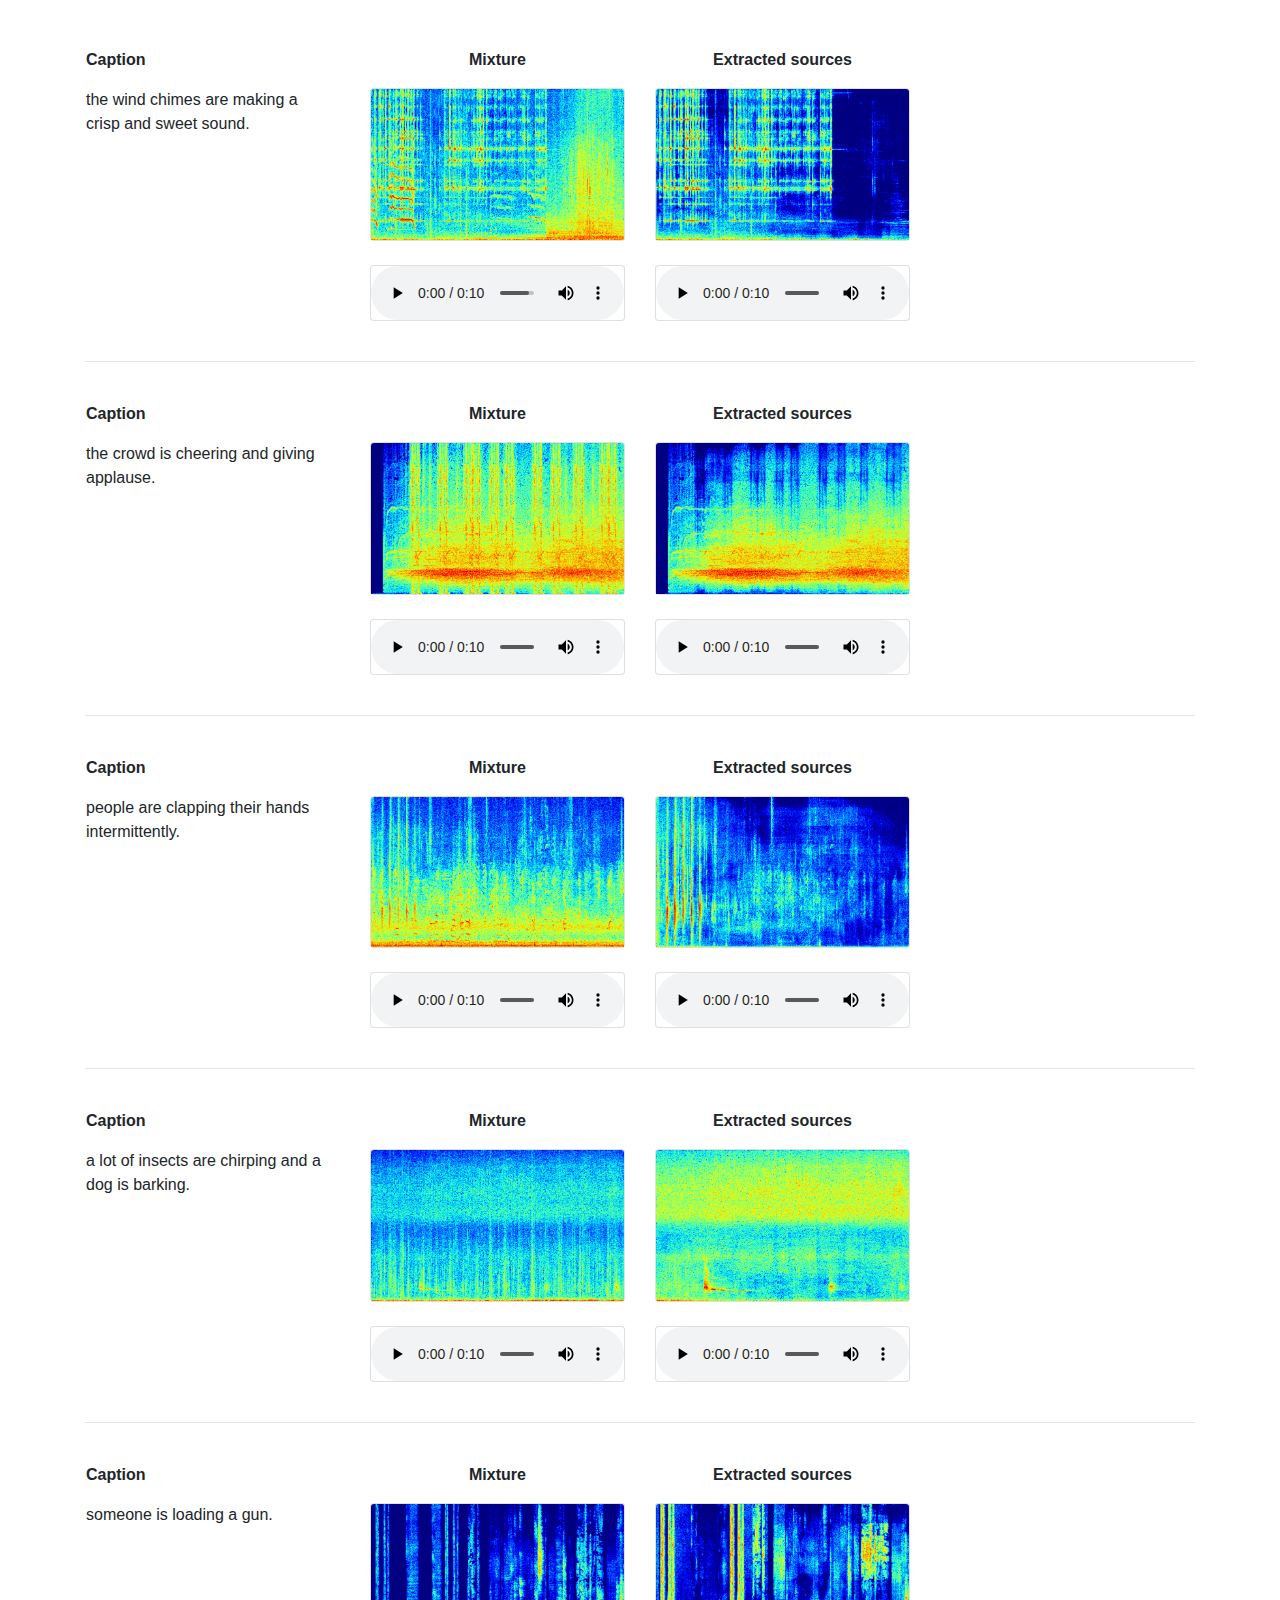
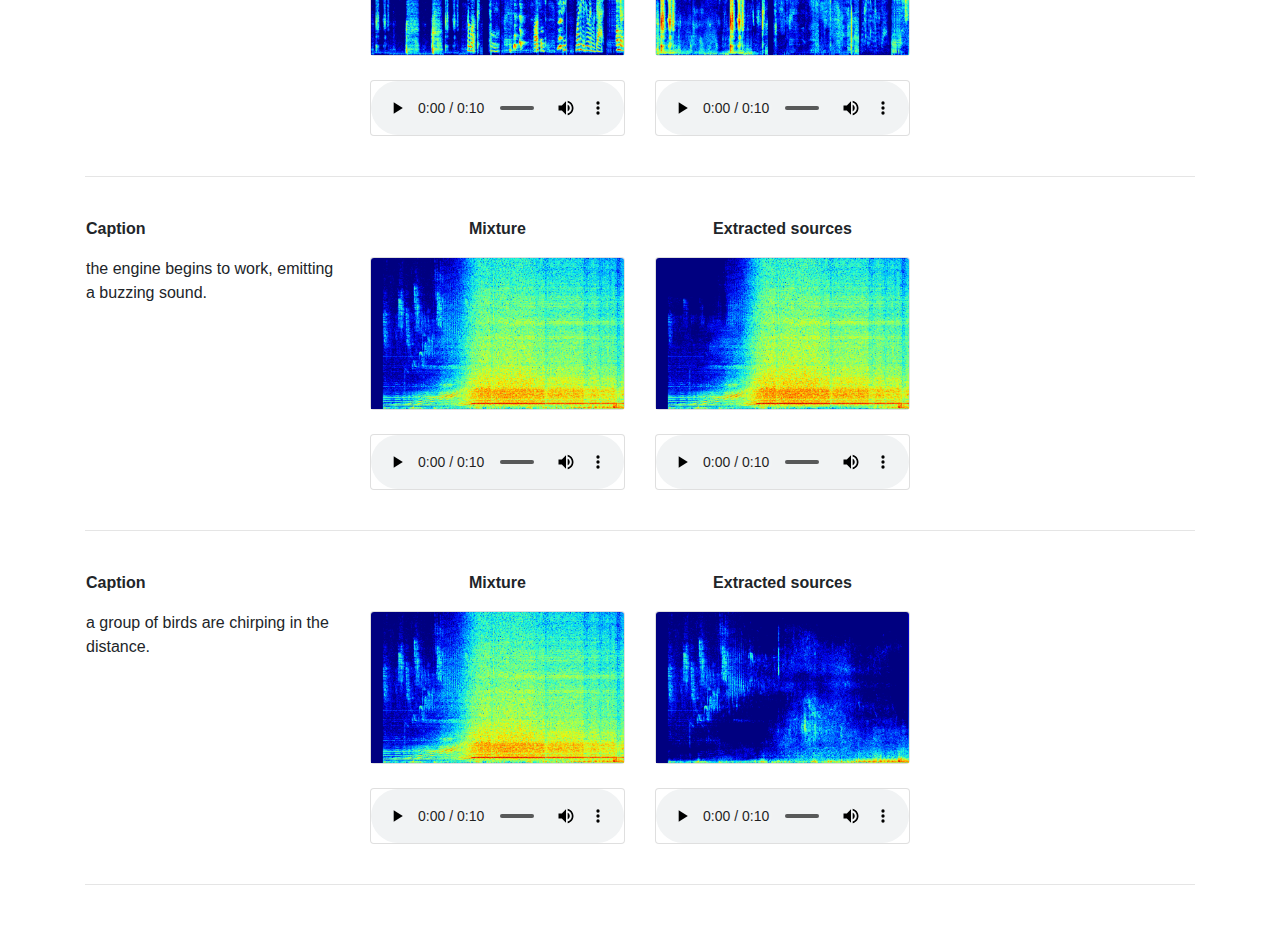
<file: index.html>
<!DOCTYPE html>
<html lang="en">

<head>
    <meta charset="UTF-8" />
    <meta name="viewport" content="width=device-width, initial-scale=1.0" />
    <title>Three Column Layout with Bootstrap</title>
    <link href="https://stackpath.bootstrapcdn.com/bootstrap/4.5.2/css/bootstrap.min.css" rel="stylesheet" />
    <!-- <link rel="stylesheet" href="styles.css"> -->
    <script type="text/javascript" src="https://ajax.googleapis.com/ajax/libs/jquery/3.7.1/jquery.min.js"></script>
    <script type="text/javascript" src="data/meta_data.js"></script>
</head>

<body>
    <div class="container mt-5" id="container">

        <script>

            maxNumOfMethodsOnOneLine = 3;

            numOfRows = dataObject.data.length;
            numOfMethods = dataObject.method_names.length;

            for (let i = 0; i < numOfRows; i++) {
                row = `
                    <div class="row">
                        
                        <div class="col-md-3" style="padding-right: 35px; padding-left: 31px;">
                            <div class="row">
                                <p class="text-center"><strong>Caption</strong></p>
                            </div>
                            <div class="row mb-4">
                                <p>${dataObject.data[i].caption}</p>
                            </div>
                        </div>

                        <div class="col-md-9">
                            <div class="row">
                `;

                for (let j = 0; j < numOfMethods; j++) {
                    cell = `
                        <div class="col-md-${12 / (maxNumOfMethodsOnOneLine)}">
                            <div>
                                <p class="text-center"><strong>${dataObject.method_names[j]}</strong></p>
                            </div>
                            <div class="card mb-4">
                                <img src="${dataObject.data[i].methods[j].image}" class="card-img-top" alt="Image j" />
                            </div>
                            <div class="card mb-4">
                                <audio controls src="${dataObject.data[i].methods[j].audio}" class="card-img-top"></audio>
                            </div>
                        </div>
                    `;
                    row = row + cell;
                }
                
                row = row + `</div></div></div>`;
                row = row + `<hr style="margin-bottom: 40px;">`;

                $('#container').append(row)
            } 

        </script>
        
    </div>

    <!-- Bootstrap JS, Popper.js, and jQuery -->
    <script src="https://code.jquery.com/jquery-3.5.1.slim.min.js"></script>
    <script src="https://cdn.jsdelivr.net/npm/@popperjs/core@2.0.7/dist/umd/popper.min.js"></script>
    <script src="https://stackpath.bootstrapcdn.com/bootstrap/4.5.2/js/bootstrap.min.js"></script>
</body>

</html>
</file>
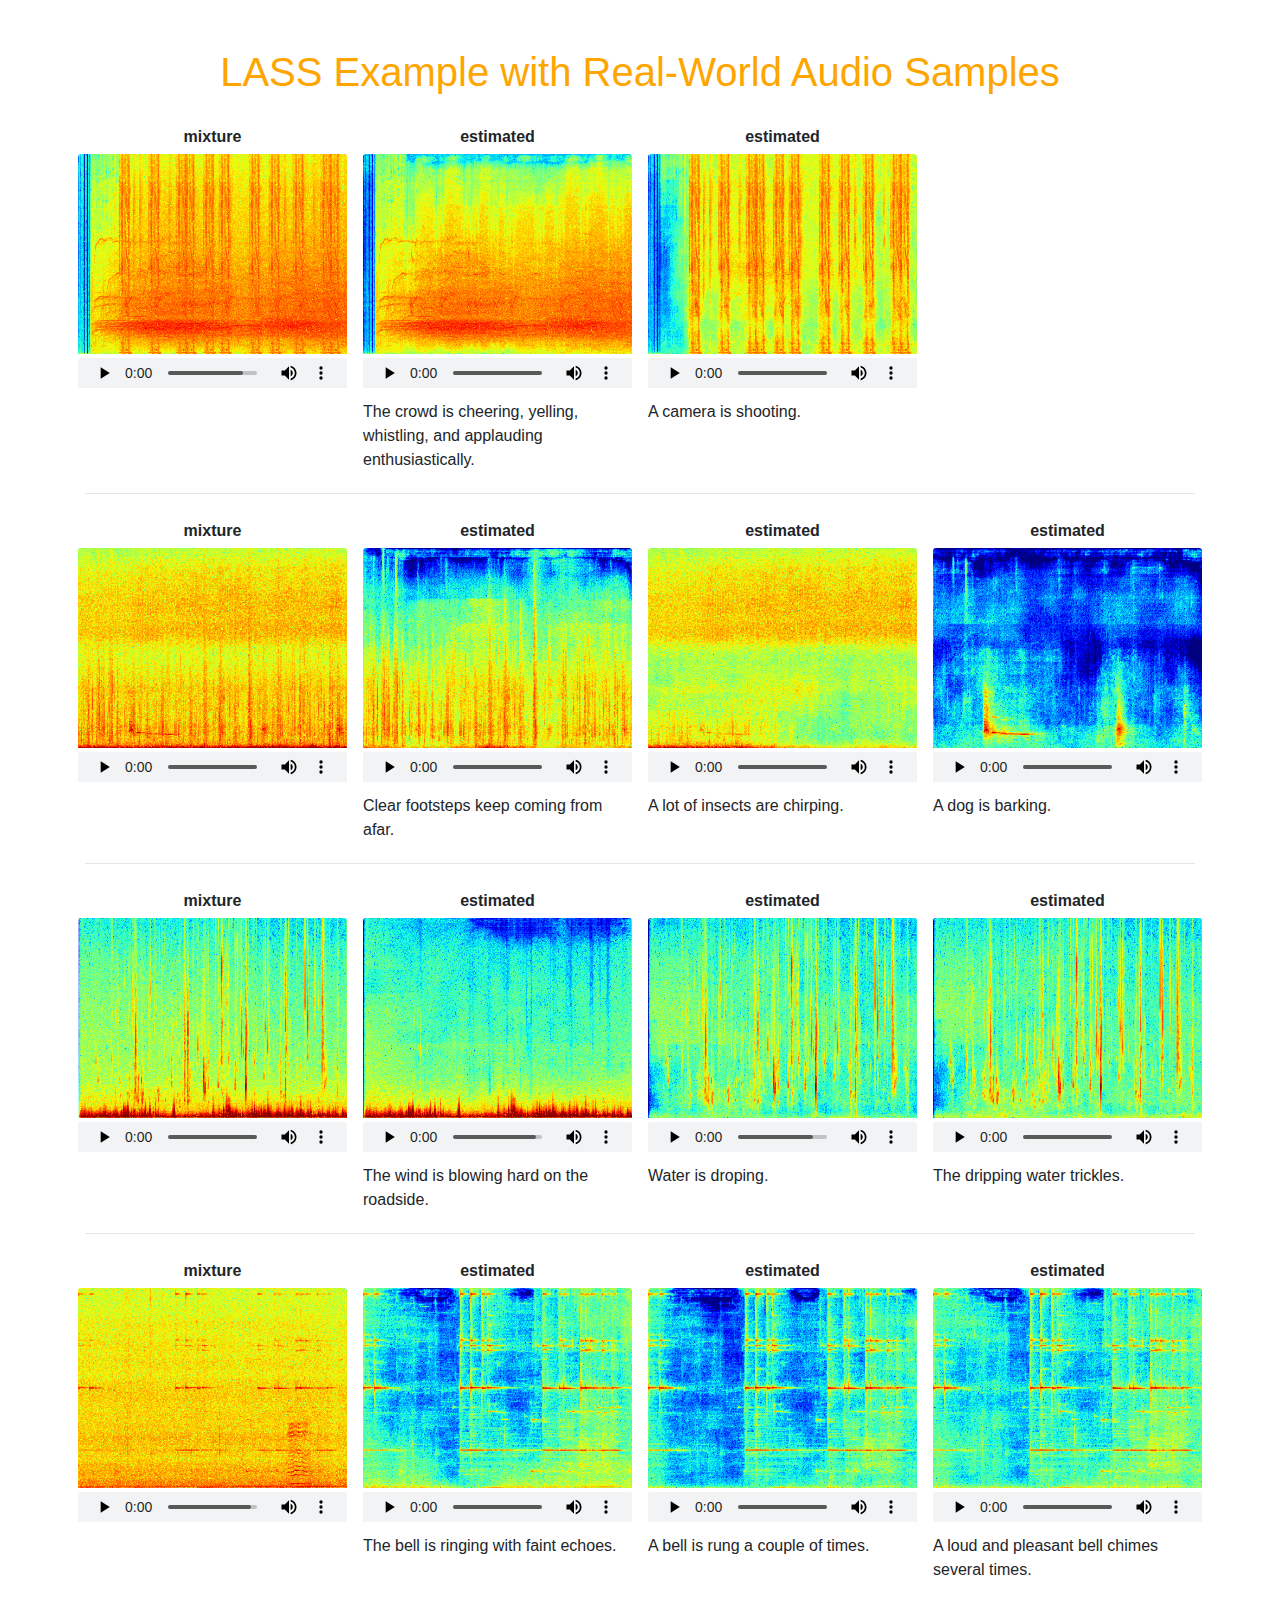
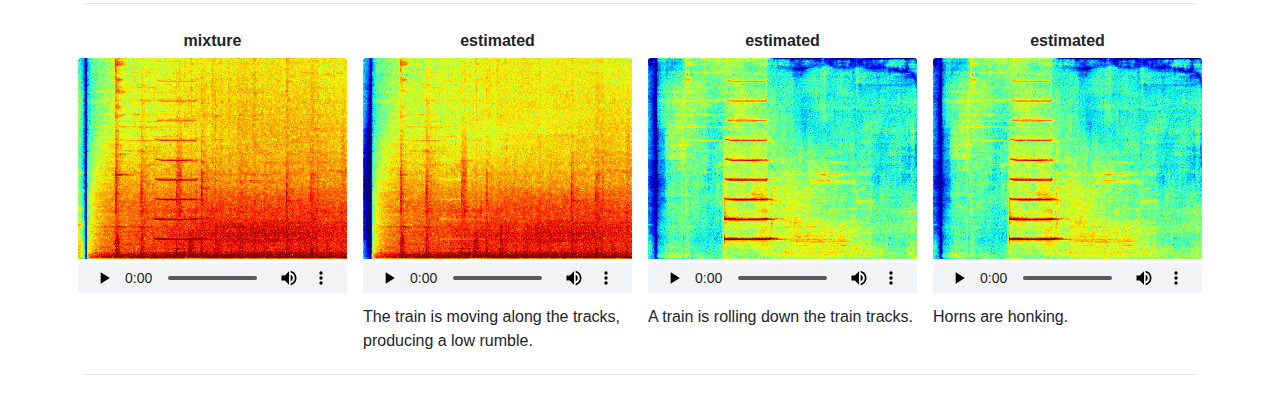
<file: demo/index.html>
<!DOCTYPE html>
<html lang="en">

<head>
    <meta charset="UTF-8" />
    <meta name="viewport" content="width=device-width, initial-scale=1.0" />
    <title>LASS-NBS</title>
    <link href="https://stackpath.bootstrapcdn.com/bootstrap/4.5.2/css/bootstrap.min.css" rel="stylesheet" />
    <link rel="stylesheet" href="styles.css">
    <script type="text/javascript" src="https://ajax.googleapis.com/ajax/libs/jquery/3.7.1/jquery.min.js"></script>
    <script type="text/javascript" src="data/meta_data.js"></script>
</head>

<body>
    <div class="container mt-5" id="container">

        <script>
            var numOfPapers = dataObject.length;

            for (let k = 0; k < numOfPapers; k++) {
                var title = `
                    <div class="mb-4">
                        <h1 class="text-center title">${dataObject[k].hasOwnProperty('title') ? dataObject[k].title : '' }</h1>

                    </div>
                `;
                $('#container').append(title);

                var text = `
                    <div class="mb-4">
                        <p class="text-justify">${dataObject[k].hasOwnProperty('text') ? dataObject[k].text : '' }</p>
                    </div>
                `;
                $('#container').append(text);

                var numOfRows = dataObject[k].data.length;

                for (let i = 0; i < numOfRows; i++) {
                    row = `<div class="row">`;

                    numOfMethods = dataObject[k].data[i].methods.length;

                    for (let j = 0; j < numOfMethods; j++) {
                        cell = `
                            <div class="col-12 col-sm-6 col-md-6 col-lg-4 col-xl-3 px-2">
                                <div>
                                    <p class="text-center method-name"><strong>${dataObject[k].data[i].methods[j].method_name}</strong></p>
                                </div>
                                <div class="mb-1">
                                    <img src="${dataObject[k].data[i].methods[j].image}" class="card-img-top" alt="Image j" />
                                </div>
                                <div class="mb-1">
                                    <audio controls src="${dataObject[k].data[i].methods[j].audio}" class="card-img-top"></audio>
                                </div>
                                <div class="mb-1">
                                    <p class="text-left method-name">${dataObject[k].data[i].methods[j].hasOwnProperty('caption') ? dataObject[k].data[i].methods[j].caption : '' }</p>
                                </div>
                            </div>
                        `;
                        row = row + cell;
                    }
                    
                    row = row + `</div>`;
                    row = row + `<hr style="margin-bottom: 20px;">`;

                    $('#container').append(row)
                }
            }

        </script>
        
    </div>

    <!-- Bootstrap JS, Popper.js, and jQuery -->
    <script src="https://code.jquery.com/jquery-3.5.1.slim.min.js"></script>
    <script src="https://cdn.jsdelivr.net/npm/@popperjs/core@2.0.7/dist/umd/popper.min.js"></script>
    <script src="https://stackpath.bootstrapcdn.com/bootstrap/4.5.2/js/bootstrap.min.js"></script>
</body>

</html>
</file>
<file: demo/styles.css>
/* audio::-webkit-media-controls-current-time-display, */
audio::-webkit-media-controls-time-remaining-display {
    display: none;
}

audio::-webkit-media-controls-enclosure {
    border-radius: 0;
}

audio {
    height: 30px;
}

.method-name {
    margin-bottom: 5px;
    margin-top: 5px;
}

.title {
    color: orange;
}
</file>
